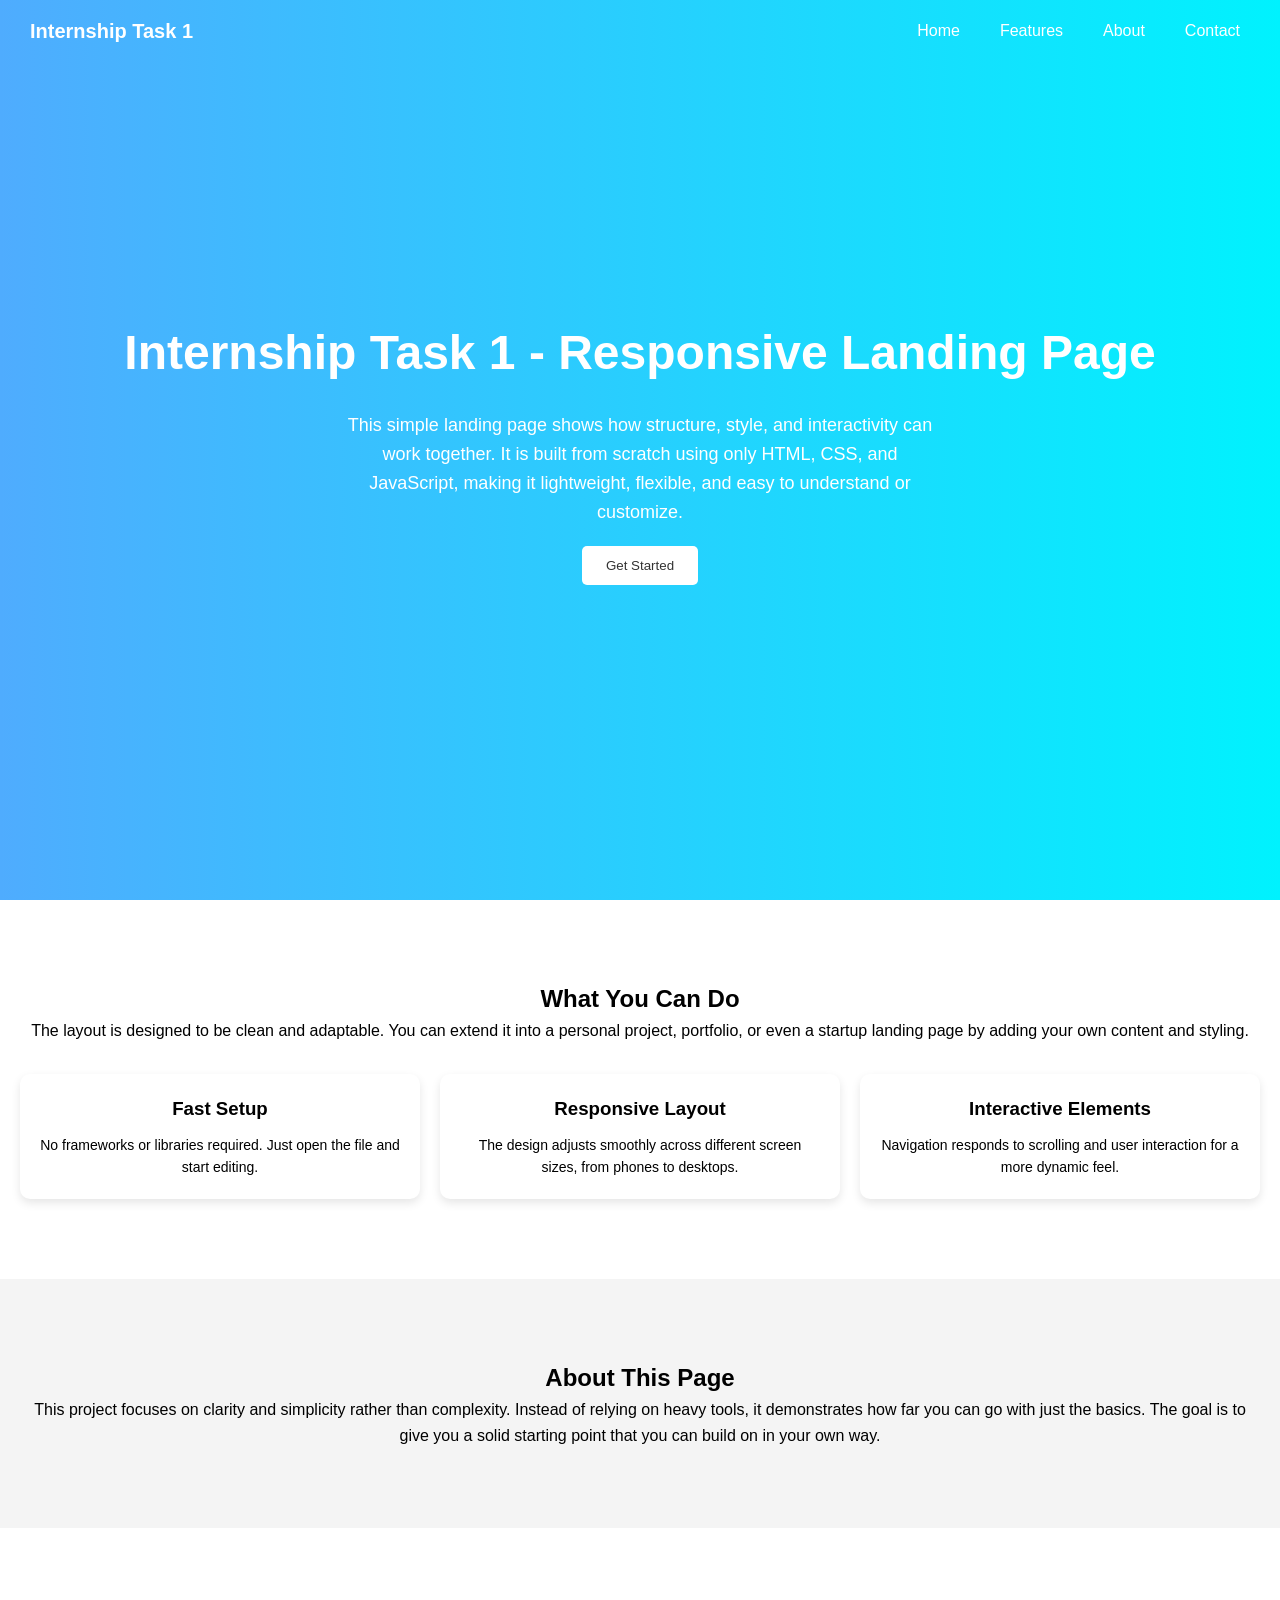
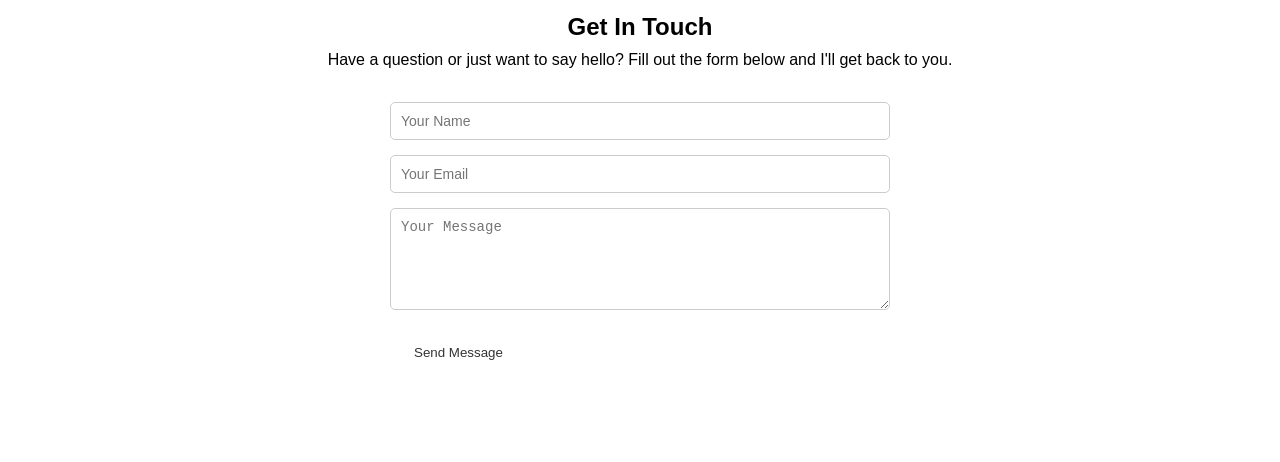
<file: Task 1/index.html>
<!DOCTYPE html>
<html lang="en">
<head>
  <meta charset="UTF-8" />
  <meta name="viewport" content="width=device-width, initial-scale=1.0" />
  <title>Internship Task 1: Responsive Landing Page</title>
  <link rel="stylesheet" href="styles.css">
  <script src="script.js"></script>
</head>
<body>

  <nav class="navbar" id="navbar">
    <div class="logo">Internship Task 1</div>
    <div class="menu-toggle" id="menu-toggle">☰</div>
    <ul class="nav-menu" id="nav-menu">
      <li><a href="#">Home</a></li>
      <li><a href="#features">Features</a></li>
      <li><a href="#about">About</a></li>
      <li><a href="#contact">Contact</a></li>
    </ul>
  </nav>

  <section class="hero">
    <h1>Internship Task 1 - Responsive Landing Page</h1>
    <p>
      This simple landing page shows how structure, style, and interactivity can work together. 
      It is built from scratch using only HTML, CSS, and JavaScript, making it lightweight, 
      flexible, and easy to understand or customize.
    </p>
    <button class="btn" id="cta-btn">Get Started</button>
  </section>

  <section class="section" id="features">
    <h2>What You Can Do</h2>
    <p>
      The layout is designed to be clean and adaptable. You can extend it into a personal project,
      portfolio, or even a startup landing page by adding your own content and styling.
    </p>
    <div class="grid">
      <div class="card">
        <h3>Fast Setup</h3>
        <p>No frameworks or libraries required. Just open the file and start editing.</p>
      </div>
      <div class="card">
        <h3>Responsive Layout</h3>
        <p>The design adjusts smoothly across different screen sizes, from phones to desktops.</p>
      </div>
      <div class="card">
        <h3>Interactive Elements</h3>
        <p>Navigation responds to scrolling and user interaction for a more dynamic feel.</p>
      </div>
    </div>
  </section>

  <section class="section" id="about">
    <h2>About This Page</h2>
    <p>
      This project focuses on clarity and simplicity rather than complexity. Instead of relying on
      heavy tools, it demonstrates how far you can go with just the basics. The goal is to give you
      a solid starting point that you can build on in your own way.
    </p>
  </section>

  <section class="section" id="contact">
    <h2>Get In Touch</h2>
    <p>
      Have a question or just want to say hello? Fill out the form below and I'll get back to you.
    </p>

    <form id="contact-form" class="contact-form">
      <div class="form-group">
        <input type="text" id="name" placeholder="Your Name" required />
      </div>

      <div class="form-group">
        <input type="email" id="email" placeholder="Your Email" required />
      </div>

      <div class="form-group">
        <textarea id="message" rows="5" placeholder="Your Message" required></textarea>
      </div>

      <button type="submit" class="btn">Send Message</button>
      <p id="form-status" style="margin-top:10px;"></p>
    </form>
  </section>

</body>
</html>
</file>
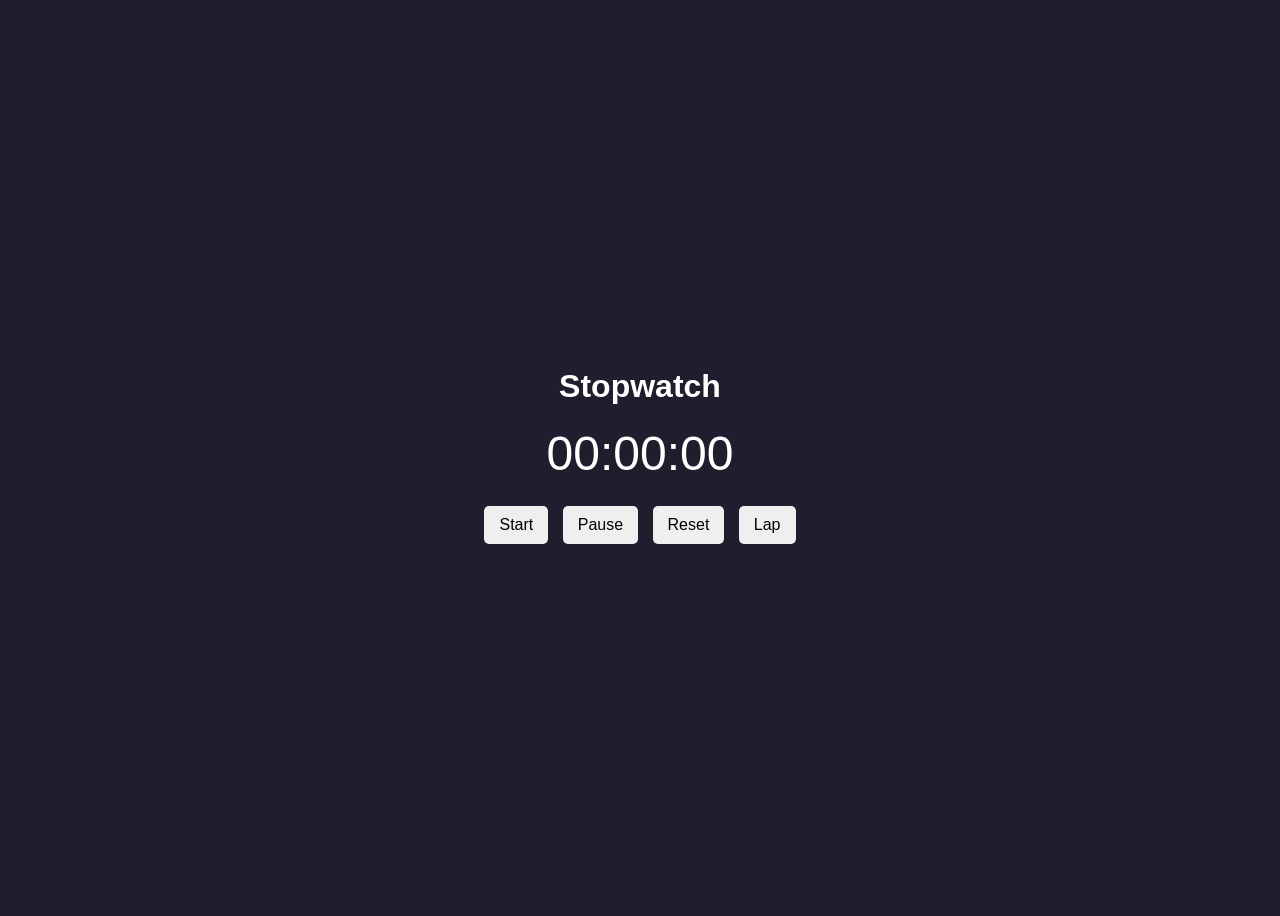
<file: Task 2/index.html>
<!DOCTYPE html>
<html lang="en">
<head>
  <meta charset="UTF-8">
  <title>Task 2: Stopwatch</title>
  <link rel="stylesheet" href="styles.css">
</head>
<body>

<div class="container">
  <h1>Stopwatch</h1>
  <div id="display">00:00:00</div>

  <div class="buttons">
    <button onclick="start()">Start</button>
    <button onclick="pause()">Pause</button>
    <button onclick="reset()">Reset</button>
    <button onclick="lap()">Lap</button>
  </div>

  <ul id="laps"></ul>
</div>

<script src="script.js"></script>
</body>
</html>
</file>
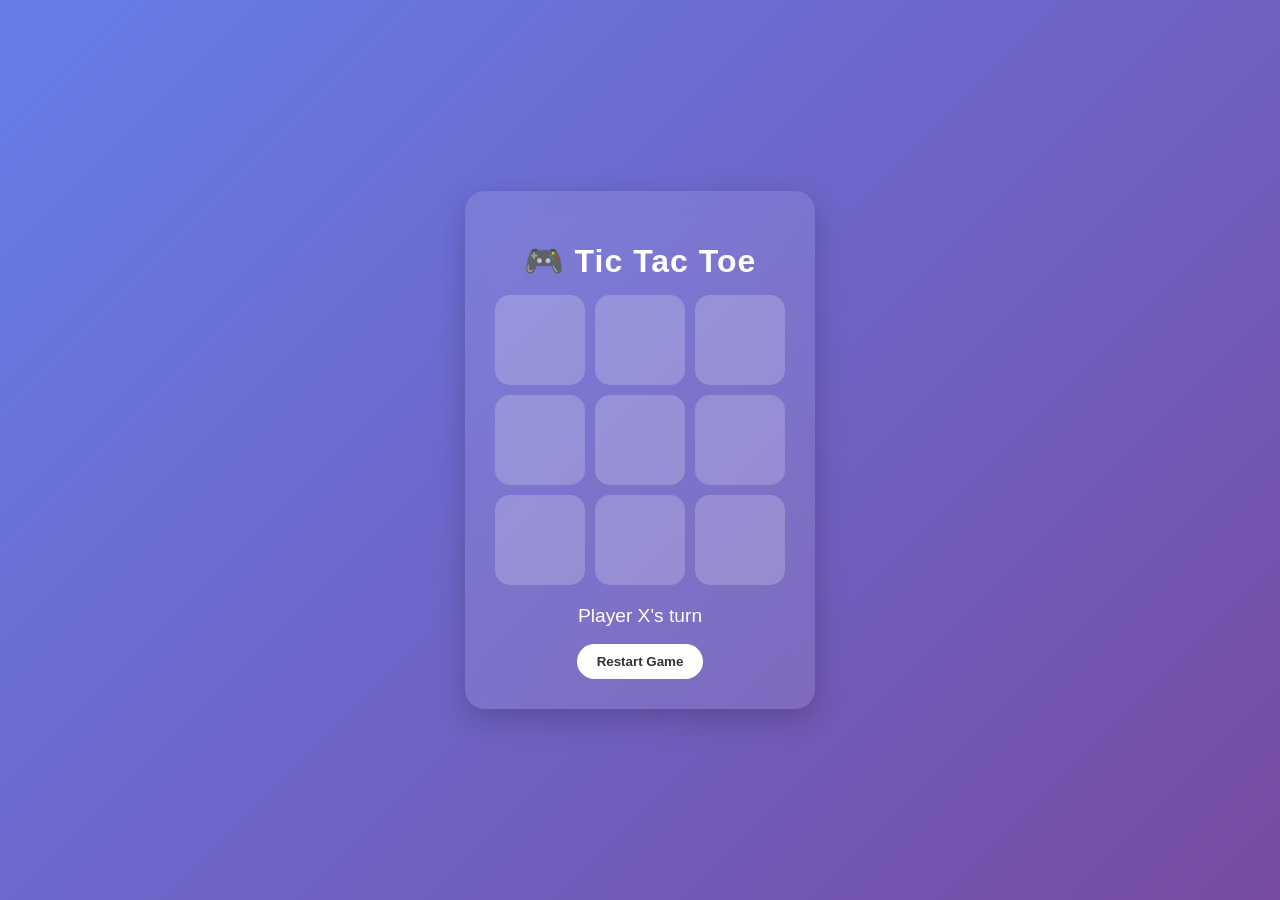
<file: Task 3/index.html>
<!DOCTYPE html>
<html lang="en">
<head>
  <meta charset="UTF-8">
  <title>Modern Tic Tac Toe</title>
  <link rel="stylesheet" href="style.css">
</head>

<body>

  <div class="container">
    <h1>🎮 Tic Tac Toe</h1>
    <div id="board"></div>
    <div id="status"></div>
    <button onclick="resetGame()">Restart Game</button>
  </div>

  <script src="script.js"></script>
</body>
</html>
</file>
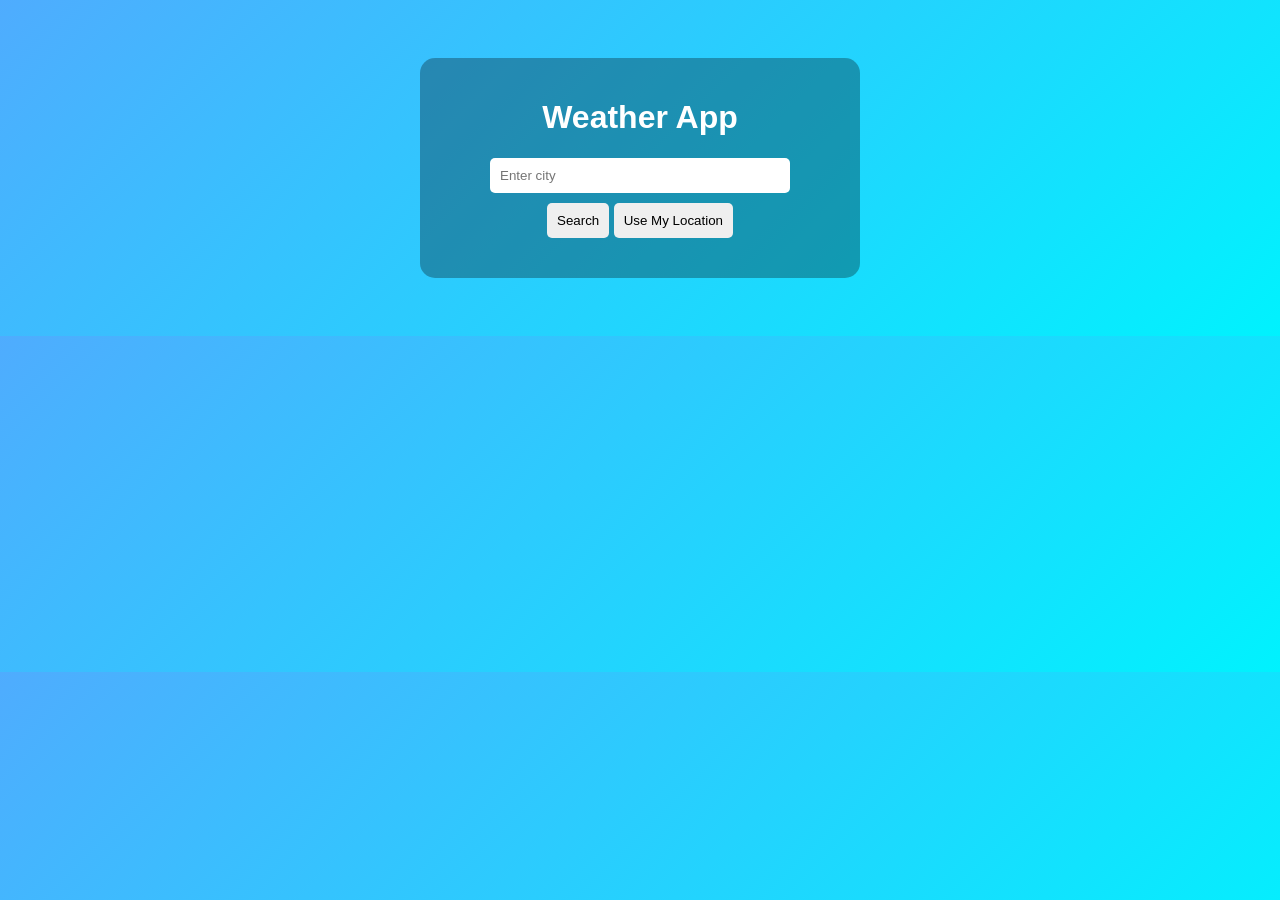
<file: Task 5/index.html>
<!DOCTYPE html>
<html lang="en">
<head>
  <meta charset="UTF-8">
  <meta name="viewport" content="width=device-width, initial-scale=1.0">
  <title>Weather App</title>
  <link rel="stylesheet" href="style.css">
</head>
<body>
  <div class="container">
    <h1>Weather App</h1>
    <input type="text" id="cityInput" placeholder="Enter city">
    <br>
    <button onclick="getWeatherByCity()">Search</button>
    <button onclick="getWeatherByLocation()">Use My Location</button>

    <div class="weather" id="weatherResult"></div>
    <div class="error" id="errorMsg"></div>
  </div>

  <script src="script.js"></script>
</body>
</html>
</file>
<file: Task 1/styles.css>
* { box-sizing: border-box; margin: 0; padding: 0; }
    body { font-family: Arial, sans-serif; line-height: 1.6; }

    .navbar {
      position: fixed;
      top: 0;
      width: 100%;
      display: flex;
      justify-content: space-between;
      align-items: center;
      padding: 15px 30px;
      background: transparent;
      transition: 0.3s ease;
      z-index: 1000;
    }

    .navbar.scrolled { background: #111; }

    .logo { color: white; font-size: 20px; font-weight: bold; }

    .nav-menu {
      list-style: none;
      display: flex;
      gap: 20px;
    }

    .nav-menu a {
      text-decoration: none;
      color: white;
      padding: 6px 10px;
      transition: 0.3s;
      border-radius: 5px;
    }

    .nav-menu a:hover {
      background: white;
      color: black;
    }

    .menu-toggle {
      display: none;
      font-size: 24px;
      color: white;
      cursor: pointer;
    }

    .hero {
      height: 100vh;
      display: flex;
      flex-direction: column;
      justify-content: center;
      align-items: center;
      text-align: center;
      background: linear-gradient(to right, #4facfe, #00f2fe);
      color: white;
      padding: 20px;
    }

    .hero h1 { font-size: 48px; margin-bottom: 20px; }
    .hero p { font-size: 18px; margin-bottom: 20px; max-width: 600px; }

    .btn {
      padding: 12px 24px;
      background: white;
      color: #333;
      border: none;
      border-radius: 5px;
      cursor: pointer;
      transition: 0.3s;
    }

    .btn:hover { background: #ddd; }

    .section {
      padding: 80px 20px;
      text-align: center;
    }

    .section:nth-child(even) { background: #f4f4f4; }

    .grid {
      display: grid;
      grid-template-columns: repeat(3, 1fr);
      gap: 20px;
      margin-top: 30px;
    }

    .card {
      padding: 20px;
      background: white;
      border-radius: 10px;
      box-shadow: 0 4px 10px rgba(0,0,0,0.1);
    }

    .card h3 { margin-bottom: 10px; }
    .card p { font-size: 14px; }

    /* CONTACT FORM */
    .contact-form {
      max-width: 500px;
      margin: 30px auto 0;
      text-align: left;
    }

    .form-group {
      margin-bottom: 15px;
    }

    .contact-form input,
    .contact-form textarea {
      width: 100%;
      padding: 10px;
      border: 1px solid #ccc;
      border-radius: 5px;
      font-size: 14px;
    }

    .contact-form input:focus,
    .contact-form textarea:focus {
      outline: none;
      border-color: #4facfe;
    }

    @media (max-width: 768px) {
      .menu-toggle { display: block; }

      .nav-menu {
        position: absolute;
        top: 60px;
        right: 0;
        background: #111;
        flex-direction: column;
        width: 200px;
        display: none;
      }

      .nav-menu.active { display: flex; }

      .hero h1 { font-size: 32px; }

      .grid { grid-template-columns: 1fr; }
    }
</file>
<file: Task 2/styles.css>
body {
  font-family: Arial, sans-serif;
  background: #1e1e2f;
  color: white;
  display: flex;
  justify-content: center;
  align-items: center;
  height: 100vh;
}

.container {
  text-align: center;
}

#display {
  font-size: 48px;
  margin: 20px 0;
}

.buttons button {
  margin: 5px;
  padding: 10px 15px;
  font-size: 16px;
  border: none;
  border-radius: 5px;
  cursor: pointer;
}

button:hover {
  opacity: 0.8;
}

#laps {
  margin-top: 20px;
  list-style: none;
  padding: 0;
}
</file>
<file: Task 3/style.css>
* {
  box-sizing: border-box;
}

body {
  margin: 0;
  font-family: 'Segoe UI', sans-serif;
  height: 100vh;
  display: flex;
  align-items: center;
  justify-content: center;
  background: linear-gradient(135deg, #667eea, #764ba2);
  color: #fff;
}

.container {
  text-align: center;
  backdrop-filter: blur(10px);
  background: rgba(255, 255, 255, 0.1);
  padding: 30px;
  border-radius: 20px;
  box-shadow: 0 10px 30px rgba(0,0,0,0.2);
}

h1 {
  margin-bottom: 15px;
  font-weight: 600;
  letter-spacing: 1px;
}

#board {
  display: grid;
  grid-template-columns: repeat(3, 90px);
  gap: 10px;
  justify-content: center;
  margin-top: 15px;
}

.cell {
  width: 90px;
  height: 90px;
  background: rgba(255, 255, 255, 0.2);
  border-radius: 15px;
  display: flex;
  align-items: center;
  justify-content: center;
  font-size: 2.2rem;
  font-weight: bold;
  cursor: pointer;
  transition: all 0.25s ease;
}

.cell:hover {
  background: rgba(255, 255, 255, 0.35);
  transform: scale(1.05);
}

.cell:active {
  transform: scale(0.95);
}

#status {
  margin-top: 20px;
  font-size: 1.2rem;
  min-height: 24px;
}

button {
  margin-top: 15px;
  padding: 10px 20px;
  border: none;
  border-radius: 25px;
  background: #fff;
  color: #333;
  font-weight: 600;
  cursor: pointer;
  transition: 0.3s;
}

button:hover {
  background: #ddd;
  transform: translateY(-2px);
}
</file>
<file: Task 5/style.css>
body {
      font-family: Arial, sans-serif;
      background: linear-gradient(135deg, #4facfe, #00f2fe);
      color: white;
      text-align: center;
      padding: 50px;
    }

    .container {
      max-width: 400px;
      margin: auto;
      background: rgba(0,0,0,0.3);
      padding: 20px;
      border-radius: 15px;
    }

    input {
      padding: 10px;
      width: 70%;
      border: none;
      border-radius: 5px;
    }

    button {
      padding: 10px;
      border: none;
      border-radius: 5px;
      cursor: pointer;
      margin-top: 10px;
    }

    .weather {
      margin-top: 20px;
    }

    .error {
      color: #ffcccc;
      margin-top: 10px;
    }
</file>
